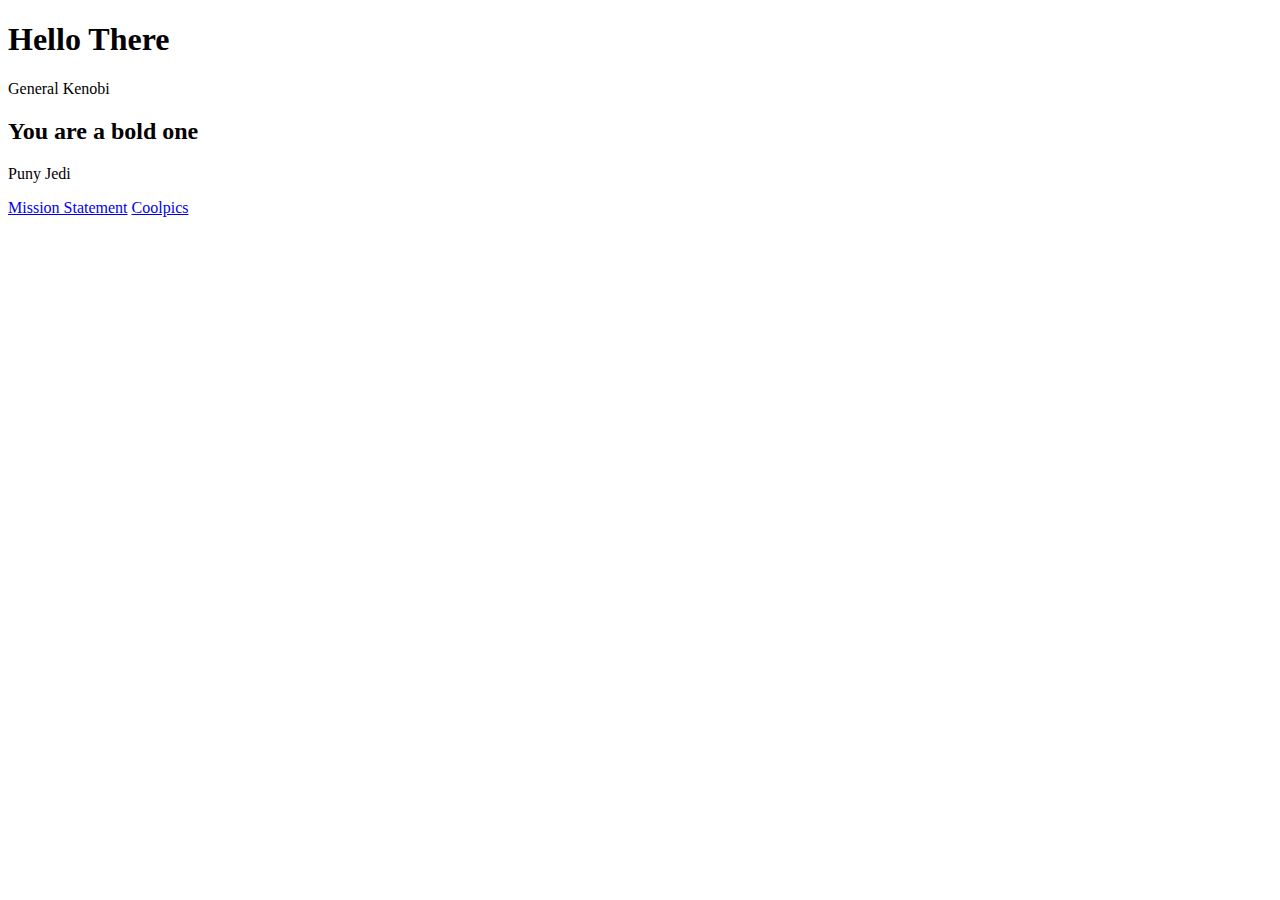
<file: index.html>
<!DOCTYPE html>
<html lang="en">
<head>
    <meta charset="UTF-8">
    <meta name="viewport" content="width=device-width, initial-scale=1.0">
    <title>wdd131 Portfolio</title>
    <meta name="description" content="A portfolio project that will be worked on throughout the semester.">
    <meta name="keywords" content="HTML, portfolio, project">
    <meta name="author" content="Alexander Kokona">
    <link ref="stylesheet" href="style.css">
    <!-- https://alexanderkokona.github.io/wdd131/ -->
</head>
<body>
    <h1>Hello There</h1>
    <p>General Kenobi</p>
    <h2>You are a bold one</h2>
    <p>Puny Jedi</p>
    <a href="hw/mission/index.html">Mission Statement</a>
    <a href="hw/coolpics/coolpics.html">Coolpics</a>
</body>
</html>
</file>
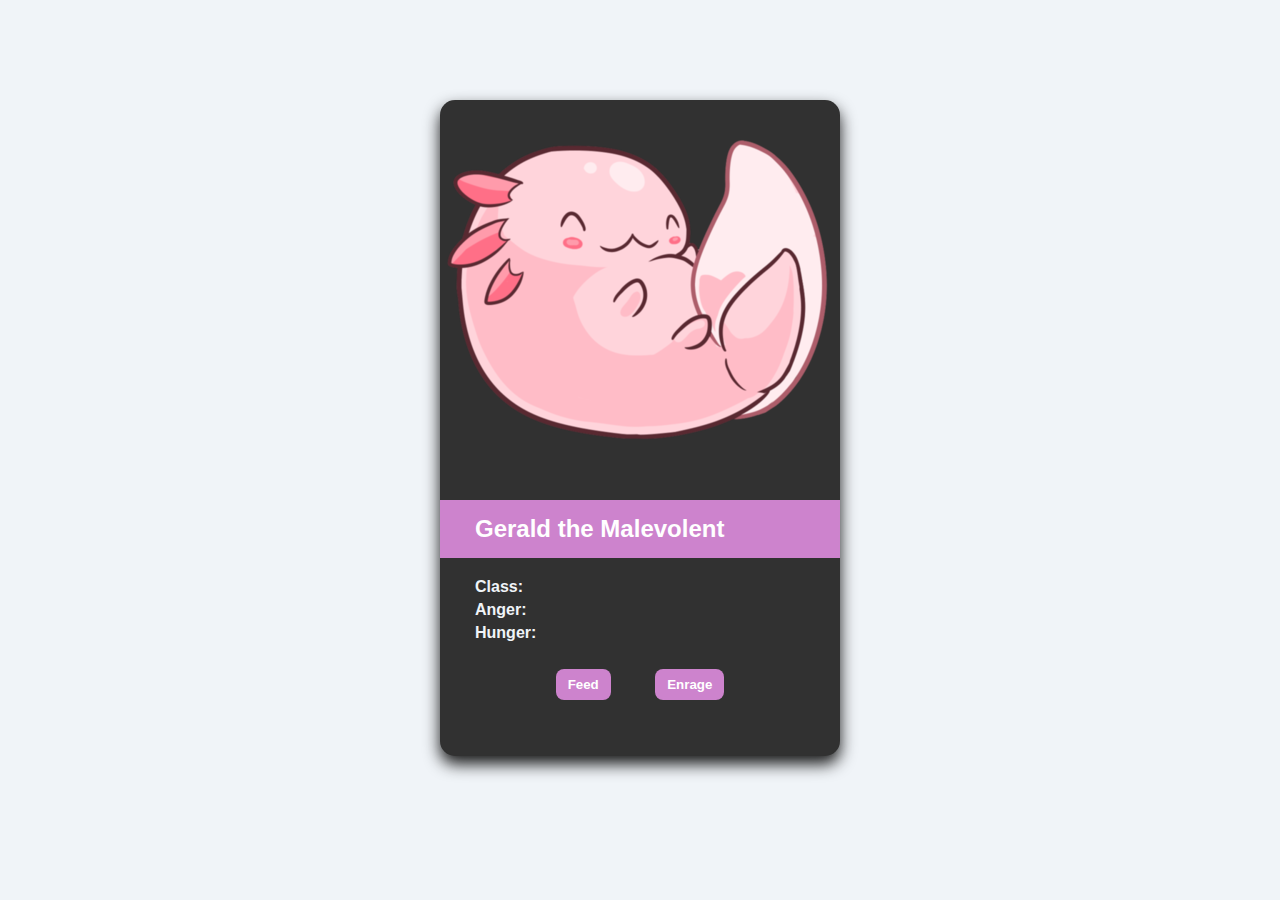
<file: hw/character-card/index.html>
<!DOCTYPE html>
<html lang="en">
<head>
  <meta charset="UTF-8" />
  <meta name="viewport" content="width=device-width, initial-scale=1.0"/>
  <title>Gerald the Malevolent</title>
  <meta name="description" content="Meet Gerald the Malevolent, the Mythic Nightmare!">
  <meta name="author" content="Alexander Kokona">
  <link href="styles.css" rel="stylesheet">
  <script src="script.js" defer></script>
  <link rel="icon" href="axolotlhappy.webp" type="image/png" />

  <!-- Social Media Meta Tags -->
  <meta property="og:title" content="Character Card - Gerald the Malevolent">
  <meta property="og:type" content="website" />
  <meta property="og:description" content="Meet Gerald the Malevolent, the Mythic Nightmare!">
  <meta property="og:image" content="axolotlhappy.webp">
  <meta property="og:url" content="https://alexanderkokona.github.io/wdd131/hw/character-card">
  <meta name="twitter:card" content="summary_large_image">

</head>
<body>

  <div class="card">
    <img class="image" src="axolotlhappy.webp" alt="Gerald the Malevolent">
    <div class="name">Gerald the Malevolent</div>
    <div class="stats">
      <p><strong>Class:</strong> <span id="class"></span></p>
      <p><strong>Anger:</strong> <span id="anger"></span></p>
      <p><strong>Hunger:</strong> <span id="hunger"></span></p>
    </div>

    <div class="buttons">
      <button id='feed'>Feed</button>
      <button id='enrageBtn'>Enrage</button>
    </div>

    <p id="log"></p>
  </div>

  </body>
</html>
</file>
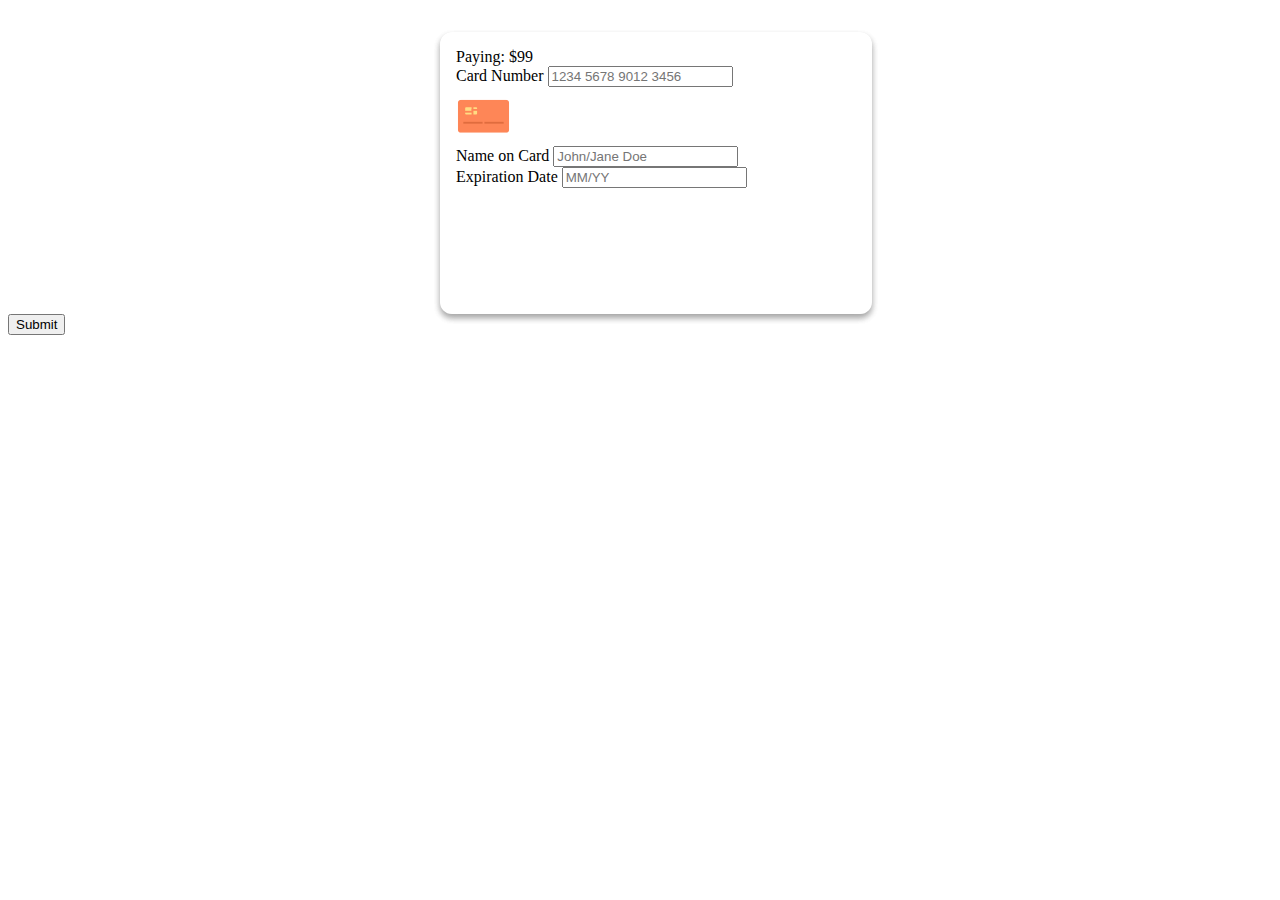
<file: hw/creditcard/index.html>
<!DOCTYPE html>
<html lang="en">
<head>
  <meta charset="UTF-8" />
  <meta name="viewport" content="width=device-width, initial-scale=1.0" />
  <title>Credit Card Form</title>
  <meta name="description" content="A form to enter credit card info into." />
  <meta name="author" content="Alexander Kokona" />
  <link rel="stylesheet" href="style.css" />
  <script src="card.js" defer></script>
  <link rel="icon" href="faviconv2.png" type="image/png" />
</head>

<body>
  <form id="credit-card">
    <div class="card-container">

      <!-- CARD FRONT -->
      <div class="card-front">
        <!-- Top message -->
        <div class="card-img">Paying: $99</div>

        <!-- Card number -->
        <div class="cardNumber">
          <label for="cardNumber">Card Number</label>
          <input type="text" id="cardNumber" name="cardNumber" required placeholder="1234 5678 9012 3456" maxlength="16" />
        </div>

        <!-- Funny SVG image (optional) -->
        <div class="card-image">
          <img src="[data-uri]" alt="Card Logo" height="55px" />
        </div>

        <!-- Cardholder name -->
        <div class="cardHolder">
          <label for="cardHolder">Name on Card</label>
          <input type="text" id="cardHolder" name="cardHolder" required placeholder="John/Jane Doe" />
        </div>

        <!-- Expiration date -->
        <div class="expireDate">
          <label for="expireDate">Expiration Date</label>
          <input type="text" id="expireDate" name="expireDate" required placeholder="MM/YY" maxlength="5" />
        </div>
      </div>

      <!-- CARD BACK -->
      <div class="card-back">
        <div class="cvv">
          <label for="cvv">CVV</label>
          <input class="cvvinput" type="text" id="cvv" name="cvv" required maxlength="4" placeholder="XXX" />
          <p>Last 3–4 digits on back of card</p>
        </div>
      </div>

    </div>

    <p class="errorMsg"></p>
    <button type="submit">Submit</button>
  </form>
</body>
</html>
</file>
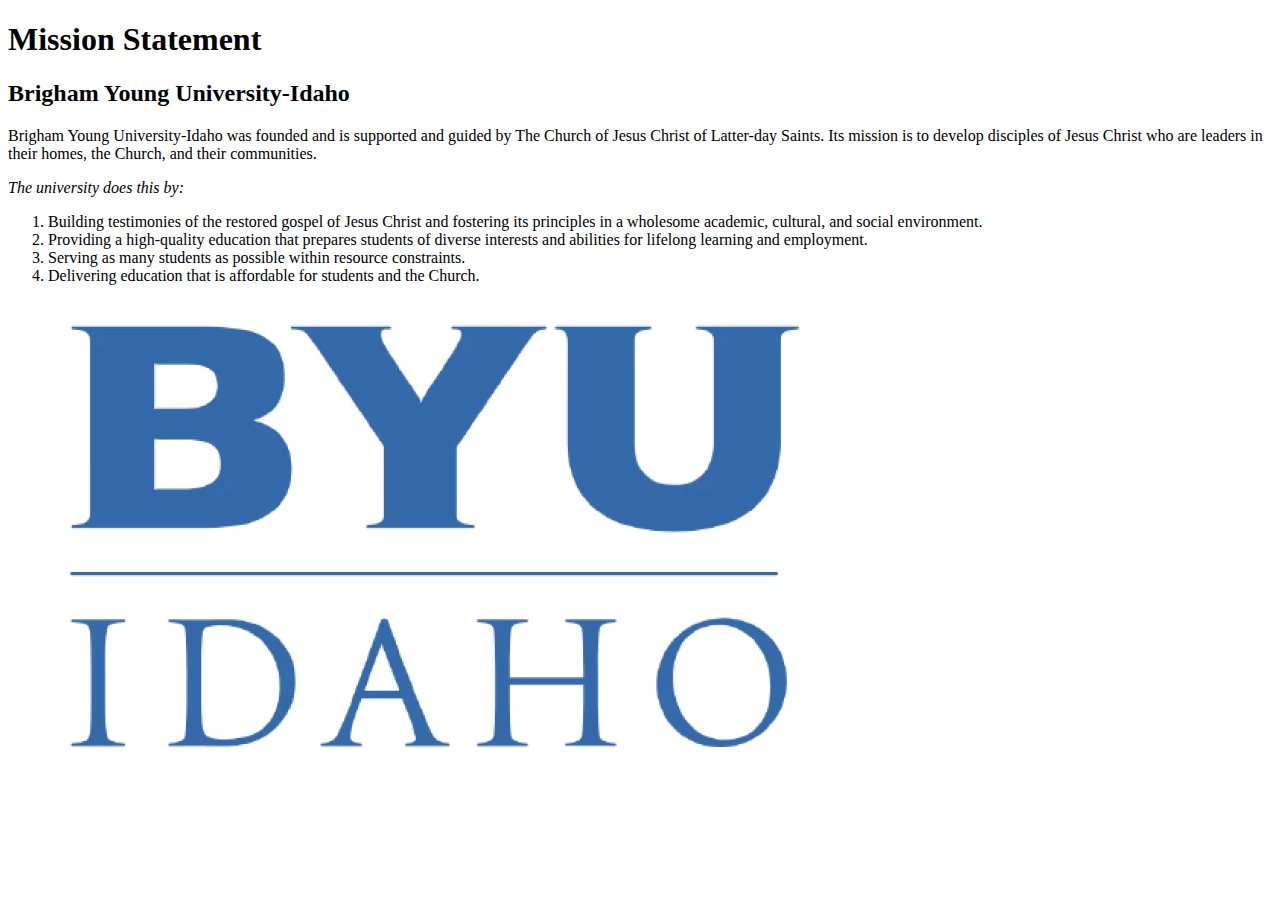
<file: hw/mission/index.html>
<!DOCTYPE html>
<html lang="en">
    <head>
        <meta charset="UTF-8">
        <meta name="viewport" content="width=device-width, initial-scale=1.0">
        <title>BYUI Mission Statement</title>
        <link ref="stylesheet" href="mission.css">
        <!-- https://alexanderkokona.github.io/wdd131/hw/mission/ -->
    </head>
    <body>
        <div class="content">
            <header class="title">
                <h1>Mission Statement</h1>
                <h2>Brigham Young University-Idaho</h2>
            </header>
            <main>
                <p>Brigham Young University-Idaho was founded and is supported and guided by The Church of Jesus Christ of Latter-day Saints. Its mission is to develop disciples of Jesus Christ who are leaders in their homes, the Church, and their communities.</p>
                <p><em>The university does this by:</em></p>
                <ol class="does-list">
                    <li>Building testimonies of the restored gospel of Jesus Christ and fostering its principles in a wholesome academic, cultural, and social environment.</li>
                    <li>Providing a high-quality education that prepares students of diverse interests and abilities for lifelong learning and employment.</li>
                    <li>Serving as many students as possible within resource constraints.</li> 
                    <li>Delivering education that is affordable for students and the Church.</li>
                </ol>
            </main>
            <footer>
                <img src="byui-logo.webp" alt="logo" class="logo" />
            </footer>
        </div>   
    </body>
</html>
</file>
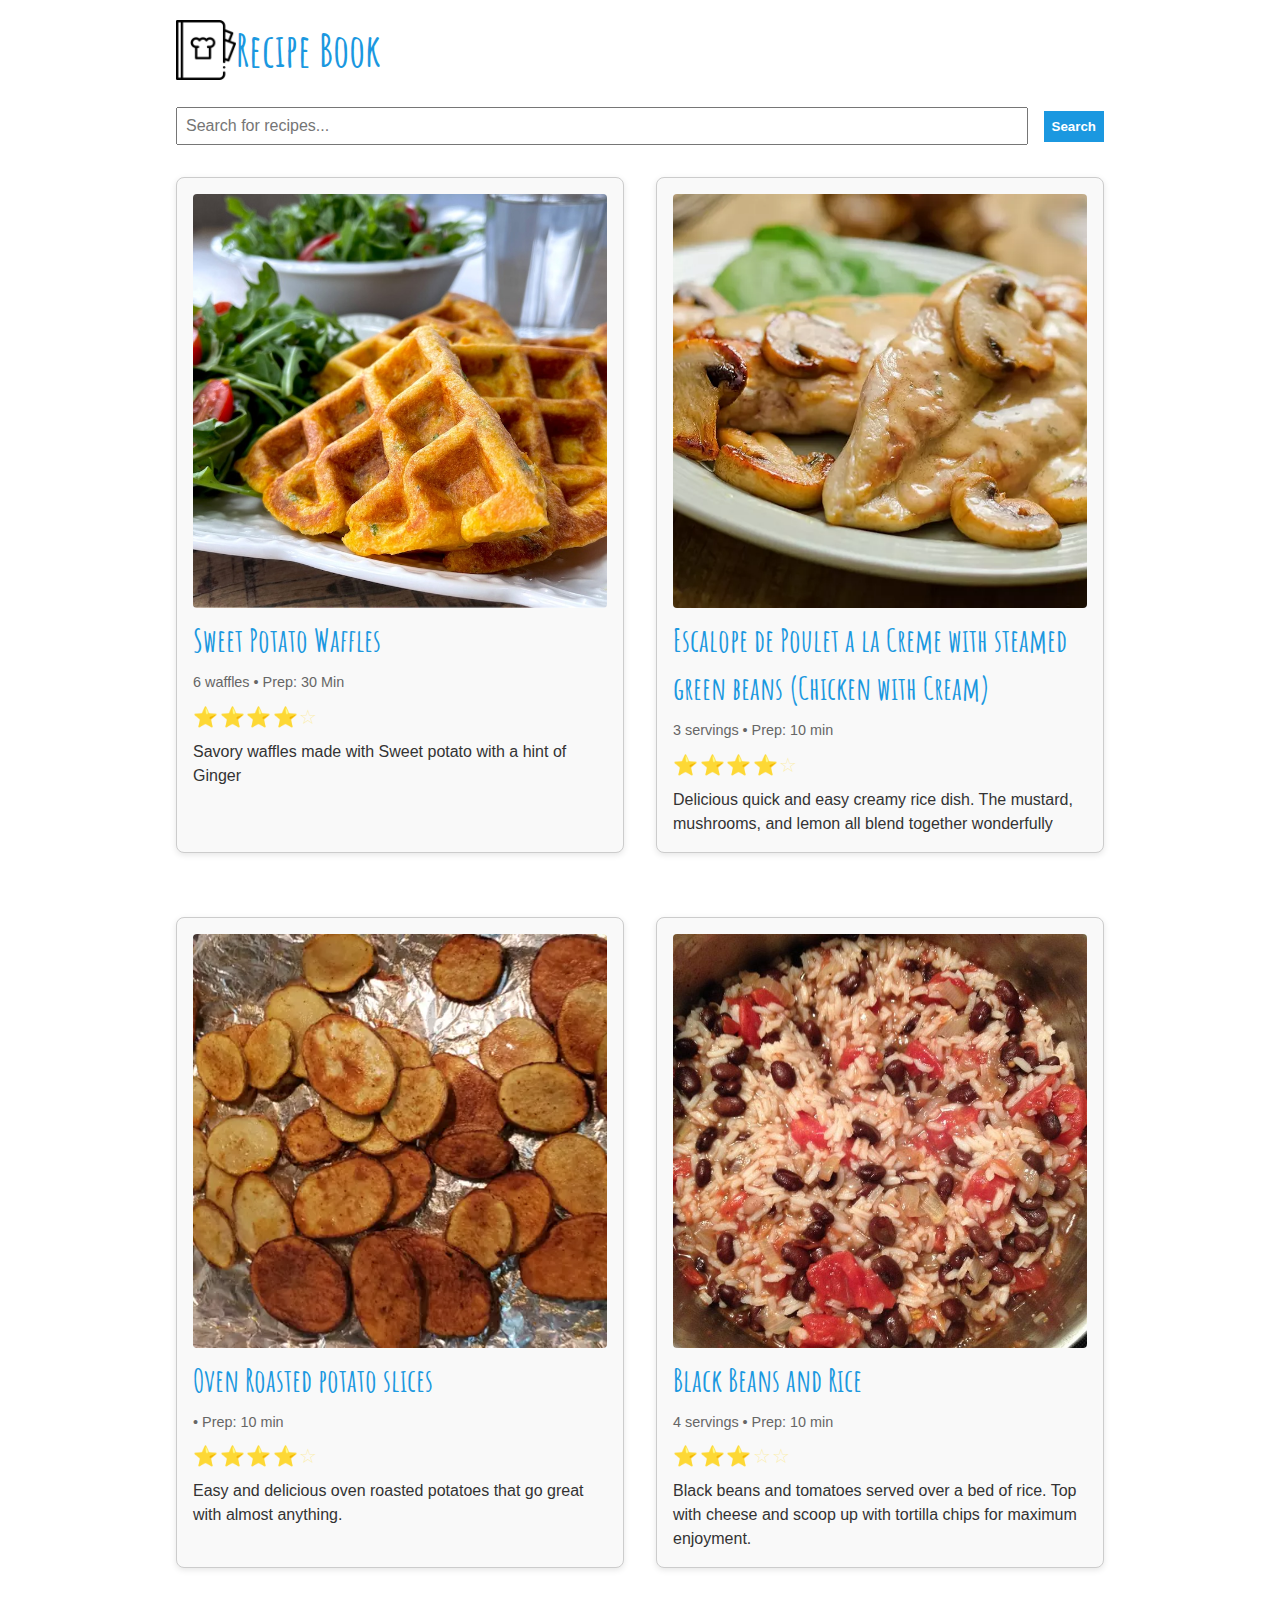
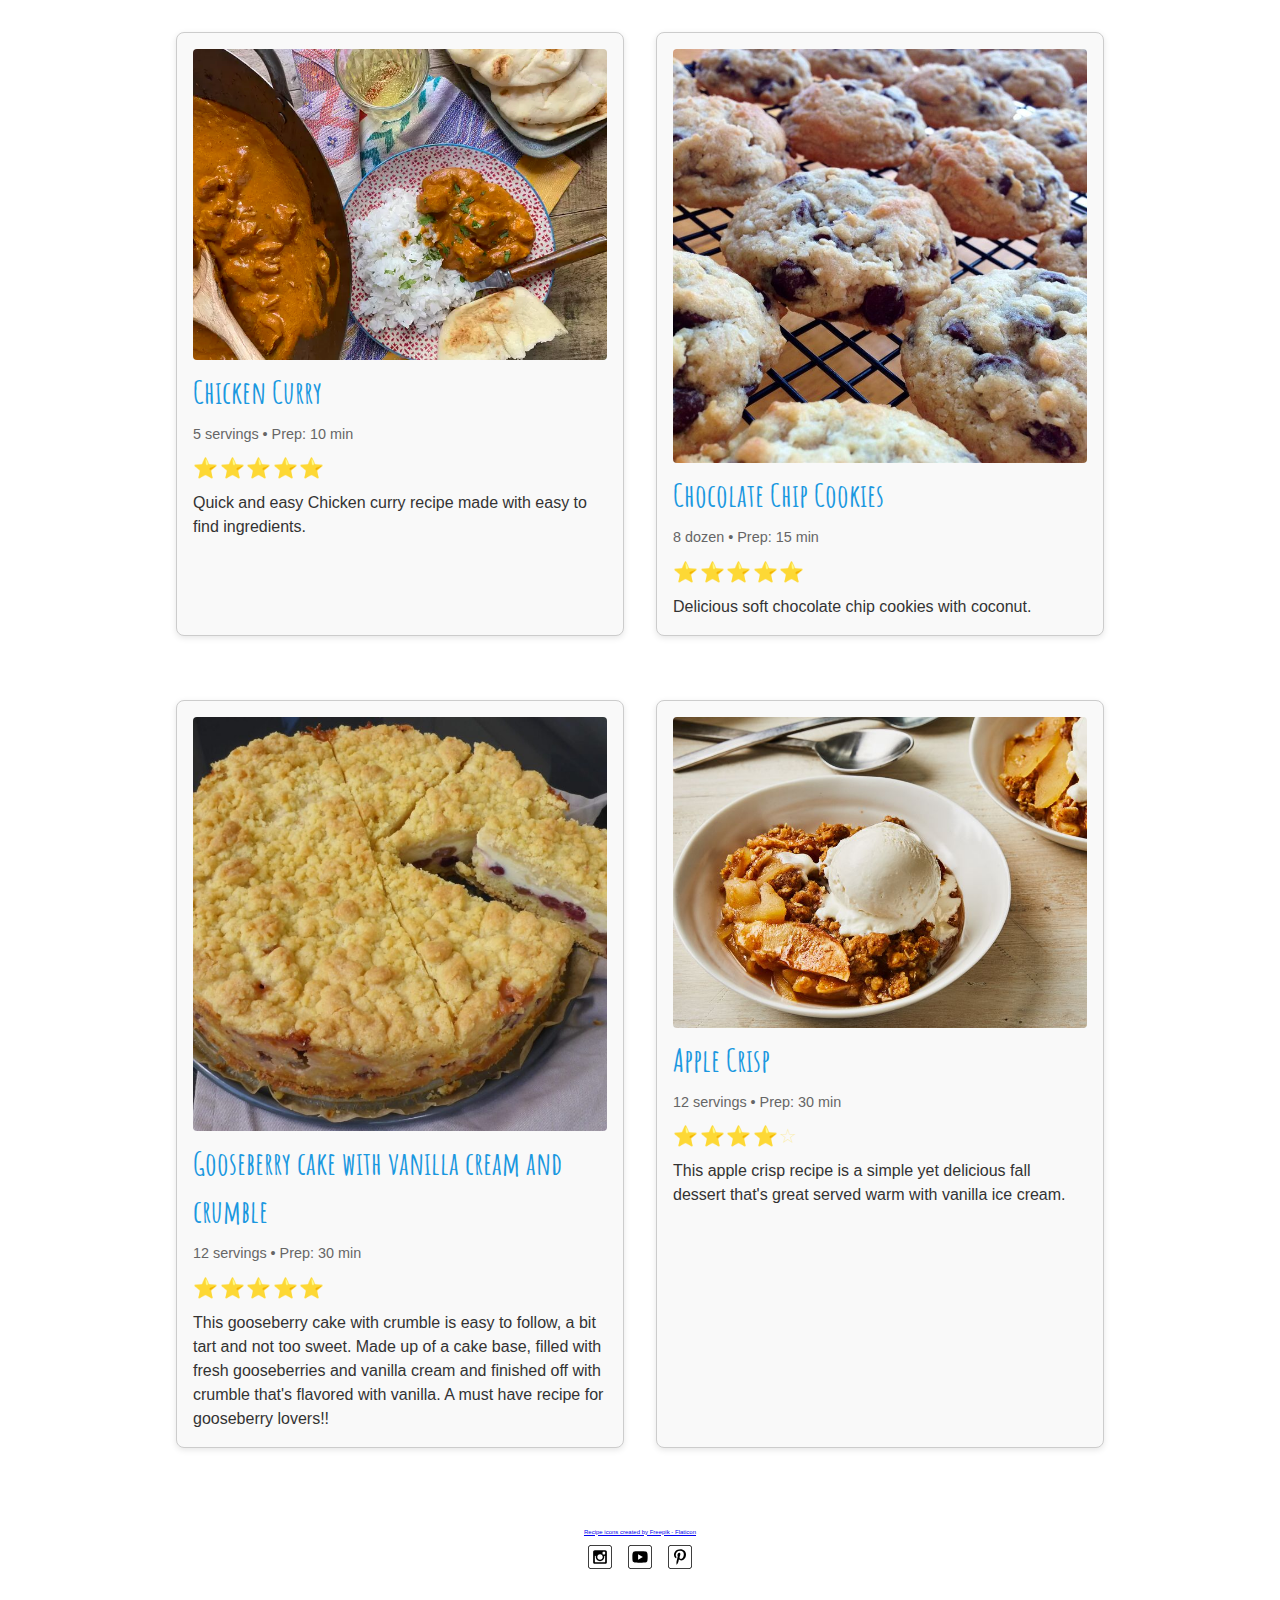
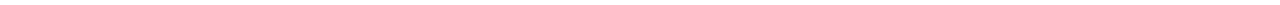
<file: hw/recipes/index.html>
<!DOCTYPE html>
<html lang="en">
<head>
  <meta charset="UTF-8" />
  <meta name="viewport" content="width=device-width, initial-scale=1.0" />
  <meta name="description" content="A collection of delicious recipes.">
  <meta name="author" content="Alexander Kokona">

  <!-- Social Media Meta Tags -->
  <meta property="og:title" content="My Recipe Book">
  <meta property="og:type" content="website">
  <meta property="og:description" content="A collection of delicious recipes.">
  <meta property="og:image" content="images/recipe-book.png">
  <meta property="og:url" content="https://alexanderkokona.github.io/wdd131/hw/recipes">
  <meta name="twitter:card" content="summary_large_image">
  <link rel="icon" href="images/recipe-book.png" type="image/png">
  <title>Recipe Book</title>
  <link rel="stylesheet" href="recipes.css">
  <script src="recipes.js" defer></script>
</head>


<body>
  <header>
    <img src="images/recipe-book.png" alt="Recipe Book Logo" />
    <h1>Recipe Book</h1>
  </header>

  <main>
    <form>
      <input type="text" placeholder="Search for recipes..." aria-label="Search recipes" />
      <button type="submit">Search</button>
    </form>

    <section class="recipes" aria-live="polite">
      <!-- Recipe cards will be injected here by JS -->
    </section>
  </main>

  <footer>
    <p style="font-size: 0.6em;">
      <a href="https://www.flaticon.com/free-icons/recipe" title="recipe icons">Recipe icons created by Freepik - Flaticon</a>
    </p>
    <div class="social">
      <!-- Social media icons provided under CC from https://www.iconfinder.com/AlfredoCreates -->
      <a href="#"><img src="images/instagram_icon.svg" alt="Instagram"></a>
      <a href="#"><img src="images/youtube_icon.svg" alt="YouTube"></a>
      <a href="#"><img src="images/pinterest_icon.svg" alt="Pinterest"></a>
    </div>
  </footer>

</body>
</html>
</file>
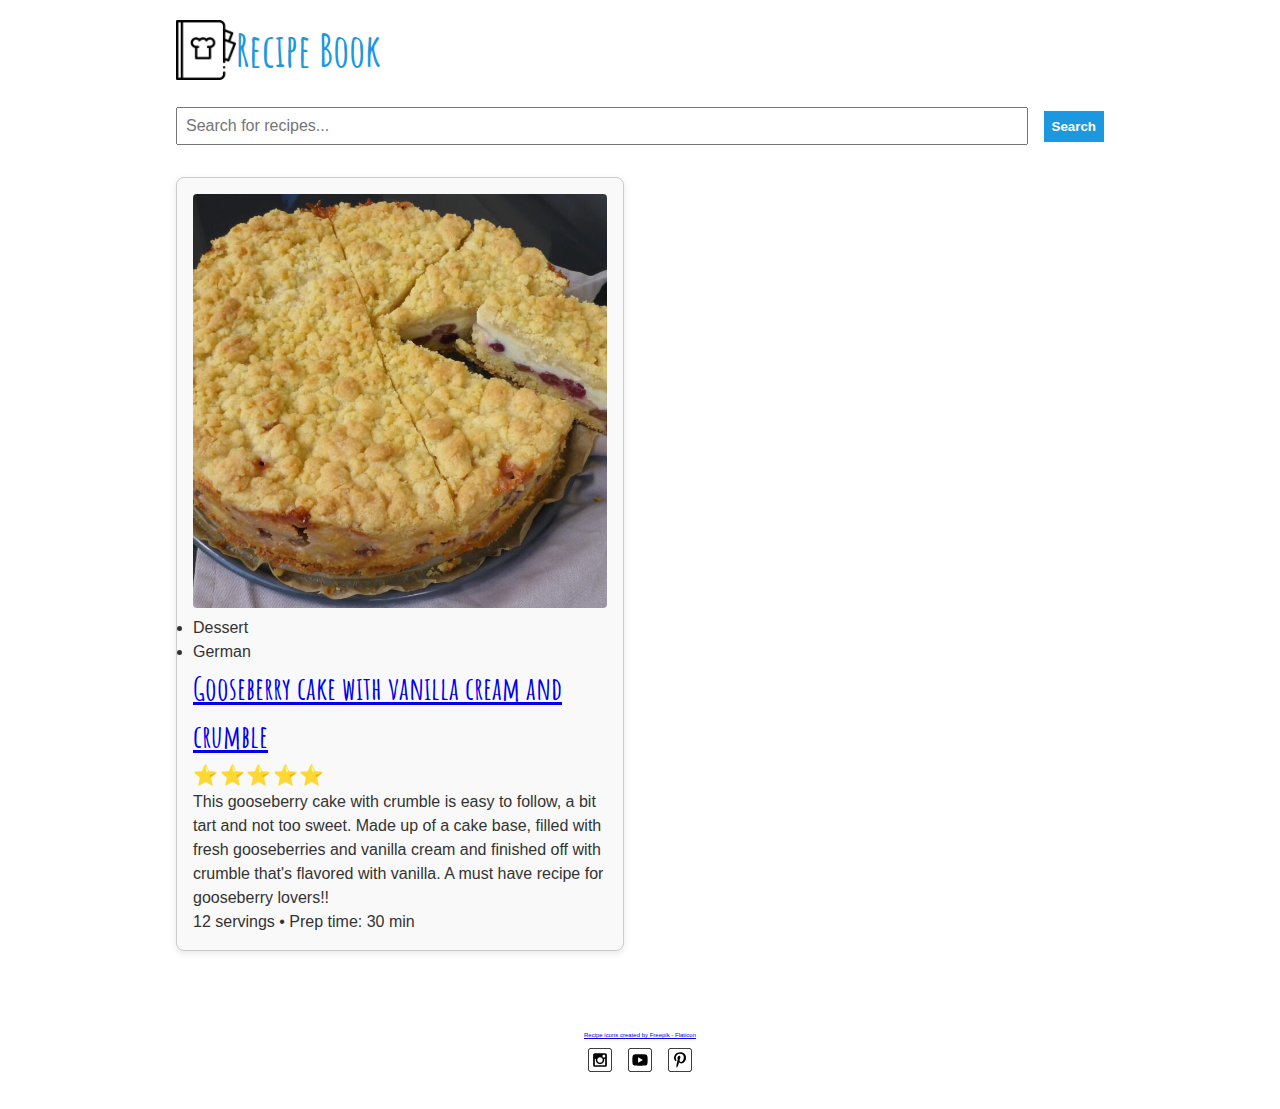
<file: hw/recipesp2/index.html>
<!DOCTYPE html>
<html lang="en">
<head>
  <meta charset="UTF-8" />
  <meta name="viewport" content="width=device-width, initial-scale=1.0" />
  <meta name="description" content="A collection of delicious recipes.">
  <meta name="author" content="Alexander Kokona">

  <!-- Social Media Meta Tags -->
  <meta property="og:title" content="My Recipe Book">
  <meta property="og:type" content="website">
  <meta property="og:description" content="A collection of delicious recipes.">
  <meta property="og:image" content="images/recipe-book.png">
  <meta property="og:url" content="https://alexanderkokona.github.io/wdd131/hw/recipesp2/index.html">
  <meta name="twitter:card" content="summary_large_image">
  <link rel="icon" href="images/recipe-book.png" type="image/png">
  <title>Recipe Book</title>
  <link rel="stylesheet" href="recipes.css">
  <script src="recipes.js" defer></script>
  <script src="main.js" defer></script>
  
</head>


<body>
  <header>
    <img src="images/recipe-book.png" alt="Recipe Book Logo" />
    <h1>Recipe Book</h1>
  </header>

  <main>
    <form>
      <input type="text" placeholder="Search for recipes..." aria-label="Search recipes" />
      <button type="submit">Search</button>
    </form>

    <section class="recipes" aria-live="polite">
      <!-- Recipe cards will be injected here by JS -->
    </section>
  </main>

  <footer>
    <p style="font-size: 0.6em;">
      <a href="https://www.flaticon.com/free-icons/recipe" title="recipe icons">Recipe icons created by Freepik - Flaticon</a>
    </p>
    <div class="social">
      <!-- Social media icons provided under CC from https://www.iconfinder.com/AlfredoCreates -->
      <a href="#"><img src="images/instagram_icon.svg" alt="Instagram"></a>
      <a href="#"><img src="images/youtube_icon.svg" alt="YouTube"></a>
      <a href="#"><img src="images/pinterest_icon.svg" alt="Pinterest"></a>
    </div>
  </footer>

</body>
</html>
</file>
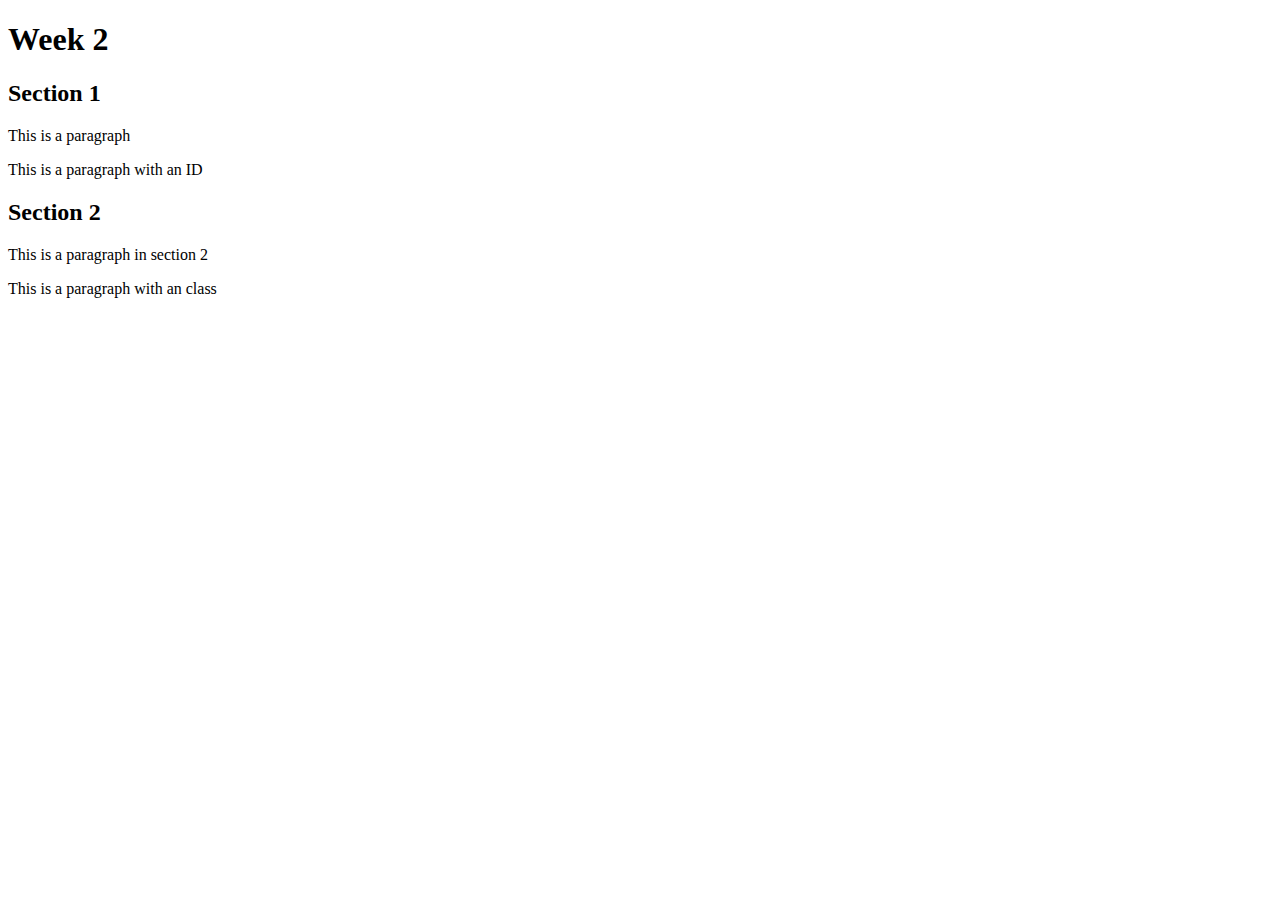
<file: hw/dom-Prac/dom-basics.html>
<!-- dom-basics.html -->
<!DOCTYPE html>
<html lang="en">
  <head>
    <meta charset="UTF-8" />
    <meta name="viewport" content="width=device-width, initial-scale=1.0" />
    <title>Week 2</title>
  </head>
  <body>
    <h1>Week 2</h1>
    <section>
      <h2>Section 1</h2>
      <p>This is a paragraph</p>
      <p id="p2">This is a paragraph with an ID</p>
    </section>
    <section>
      <h2>Section 2</h2>
      <div>
        <p>This is a paragraph in section 2</p>
        <p class="green">This is a paragraph with an class</p>
      </div>
    </section>
  </body>
</html>
</file>
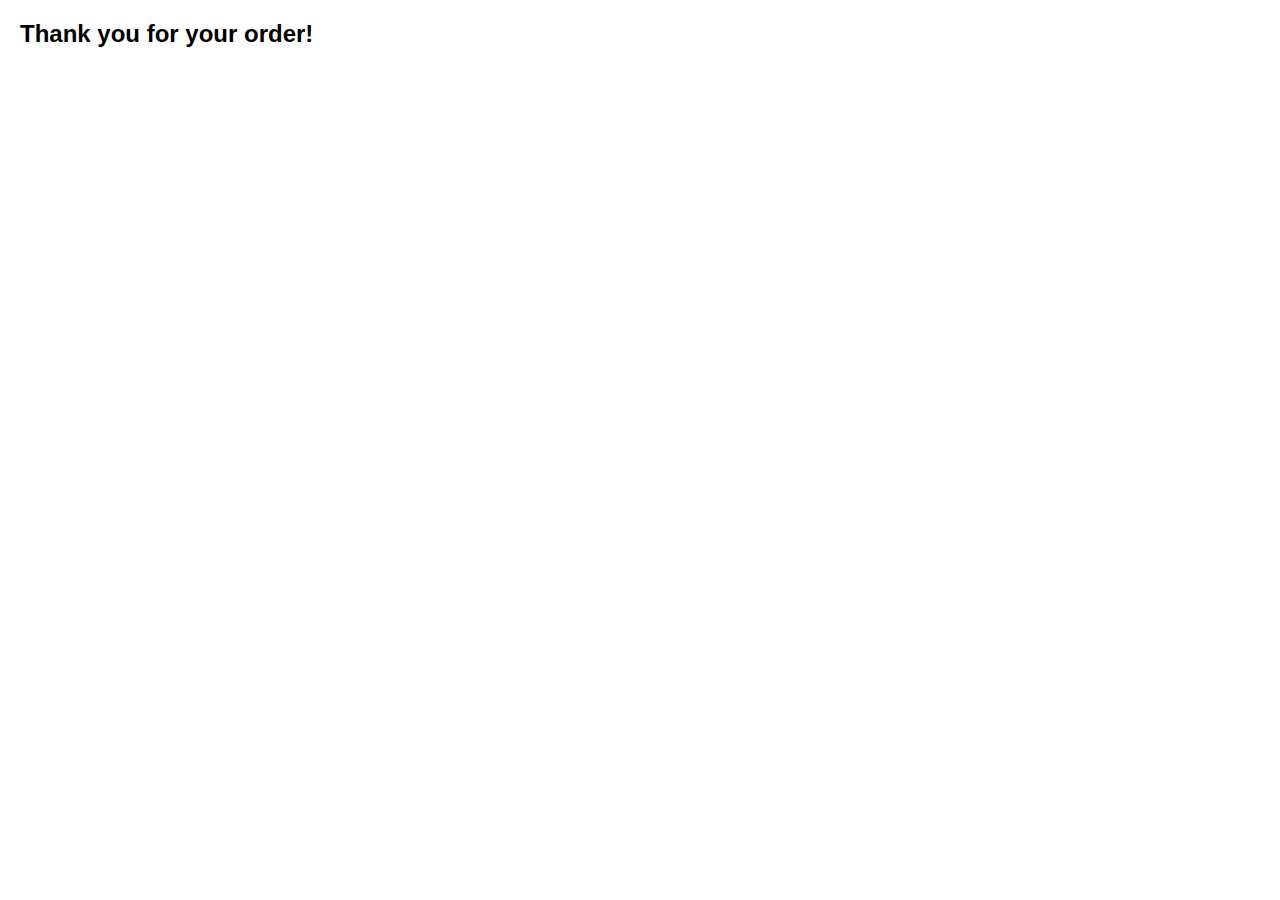
<file: ponder/form/completed.html>
<!-- completed.html -->
<!DOCTYPE html>
<html lang="en">
  <head>
    <meta charset="UTF-8" />
    <meta name="viewport" content="width=device-width, initial-scale=1.0" />
    <title>Order Complete</title>
    <link rel="stylesheet" href="form-demo.css" />
  </head>
  <body>
    <h2>Thank you for your order!</h2>
  </body>
</html>
</file>
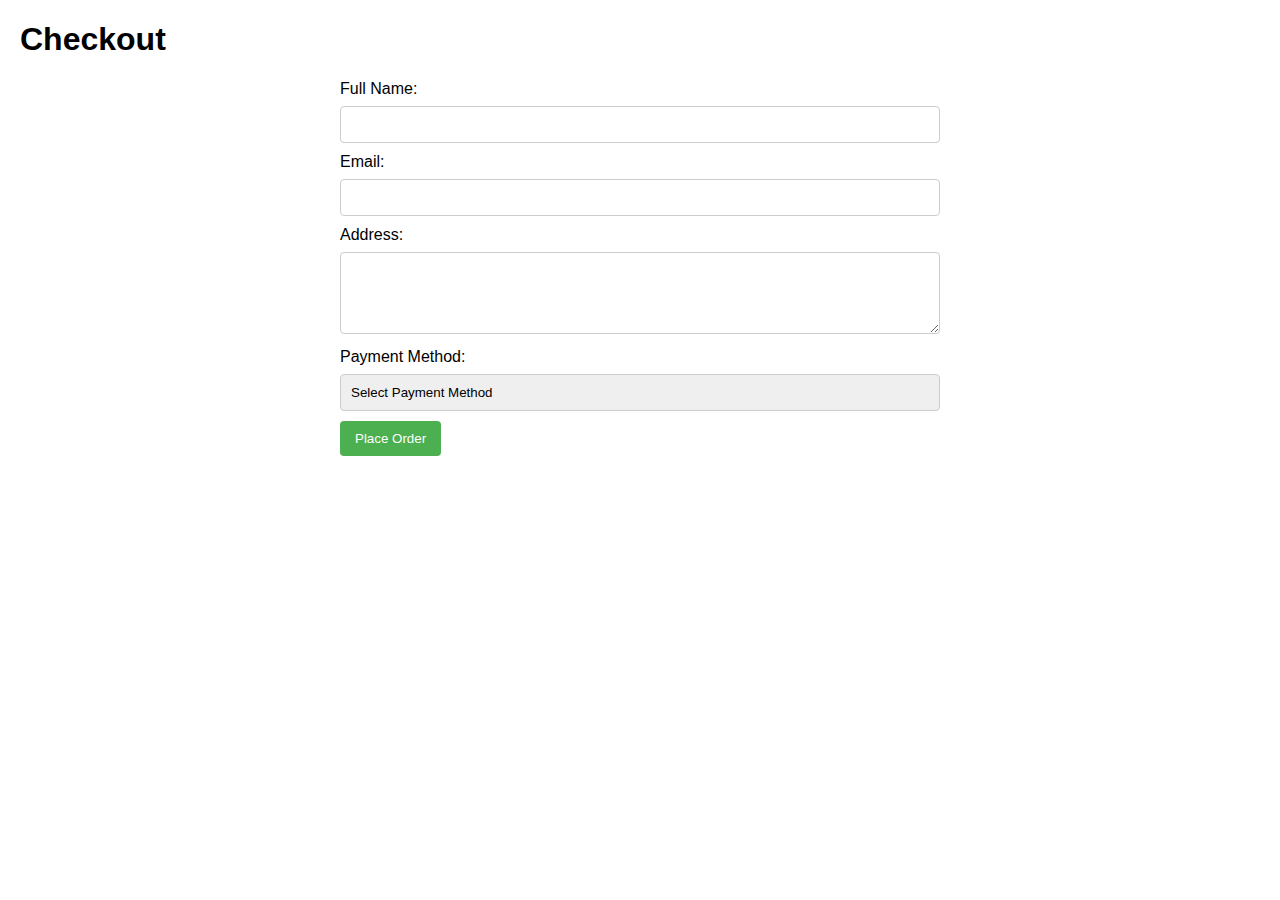
<file: ponder/form/form-demo.html>
<!-- form-demo.html -->
<!DOCTYPE html>
<html lang="en">
  <head>
    <meta charset="UTF-8" />
    <meta name="viewport" content="width=device-width, initial-scale=1.0" />
    <title>Checkout Form</title>
    <link rel="stylesheet" href="form-demo.css" />
    <script src="form-demo.js" defer></script>
  </head>
  <body>
    <header><h1>Checkout</h1></header>
    <main>
      <section class="errors"></section>
      <form id="checkoutForm" action="completed.html">
        <label for="fullName">Full Name:</label>
        <input type="text" id="fullName" name="fullName" required />

        <label for="email">Email:</label>
        <input type="email" id="email" name="email" required />

        <label for="address">Address:</label>
        <textarea id="address" name="address" rows="4" required></textarea>

        <label for="paymentMethod">Payment Method:</label>
        <select id="paymentMethod" name="paymentMethod" required>
            <option value="">Select Payment Method</option>
            <option value="creditCard">Credit Card</option>
            <option value="paypal">PayPal</option>
        </select>
      

        <!-- Container for credit card details -->
        <p id="creditCardNumberContainer" class="hide">
            <label for="creditCardNumber">Credit Card Number:</label>
            <input
                type="text"
                id="creditCardNumber"
                name="creditCardNumber"
                pattern="[0-9]{16}"
                placeholder="Enter 16 digits"
                required
            />
        </p>

        <!-- Container for PayPal details -->
        <p id="paypalUsernameContainer" class="hide">
            <label for="paypalUsername">PayPal Username:</label>
            <input
                type="text"
                id="paypalUsername"
                name="paypalUsername"
                placeholder="Enter PayPal username"
                required
            />
        </p>

        <button type="submit">Place Order</button>
    </form>

    </main>
  </body>
</html>
</file>
<file: hw/character-card/styles.css>
body {
    font-family: Palatino Linotype, sans-serif;
    background: #f0f4f8;
  }
  .card {
    background: #313131;
    border-radius: 15px;
    box-shadow: 0 8px 16px rgba(0,0,0,0.9);
    width: 400px; 
    margin: 100px auto;
  }
  .image{
    width: 400px;
    border-radius: 15px 15px 0 0;
    }
  .name {
    font-size: 1.5em;
    font-weight: bold;
    margin: -4px 0 20px 0;
    color: white;
    padding: 15px 0 15px 35px;
    background-color: #cd83cd;
  }
  .stats {
    margin: 10px 15px 7px 35px;
    text-align: left;
  }
  .stats p {
    margin: 5px 0;
    color: #f0f4f8;
  }
  .buttons {
    text-align: center;
  }
  button {
    padding: 8px 12px;
    margin: 20px;
    border: none;
    border-radius: 8px;
    background-color: #cd83cd;
    color: white;
    font-weight: bold;
    cursor: pointer;
    transition: background-color 0.5s ease;
  }
  button:hover {
    background-color: #c828d6;
  }

  #log {
    color: #f0f4f8;
    padding: 10px;
    text-align: center;
    font-weight: bold;
  }
</file>
<file: hw/creditcard/style.css>
.card-container {
    display: grid;
    position: relative;
    width: 400px;
    height: 250px;
    margin: 2rem auto;
  }
  .card-front, .card-back {
    border-radius: 12px;
    box-shadow: 0 4px 6px rgba(0,0,0,0.2);
    background-color: #fff;
    padding: 1rem;
    position: absolute;
    top: 0; left: 0;
    width: 100%; height: 100%;
  }
  .card-front {
    z-index: 2;
  }
  .card-back {
    background-color: #f0f0f0;
    z-index: 1;
  }

  @media screen and (max-width: 700px) {
    .gallery {
      display: grid;
        grid-template-columns: 1fr;
    }
  }
  @media screen and (min-width: 700px) {
    .gallery {
      display: grid;
        grid-template-columns: 1fr 1fr;
    }
  }
  @media screen and (min-width: 1024px) {
    .gallery {
      display: grid;
        grid-template-columns: 1fr 1fr 1fr;
    }
    .menu {
      display: none;
    }
  }
</file>
<file: hw/mission/mission.css>
.content {
    margin: 100px;
    font-family: 'Times New Roman', Times, serif; 
}

.title {
    text-align: center;
    letter-spacing: 2px;
    text-transform: uppercase;
    line-height: 25px;
    margin-bottom: 0px;
}

h2 {
    color: #006EB6;
    font-size: 13px;
    margin-bottom: 0.5px;
}

.line {
    border: none;
    border-top: 0.15px solid black;
    margin-top: 0px;
    margin-bottom: 40px;
}

.main-text {
    letter-spacing: .5px;
    line-height: 20px;
}

ol li {
    margin-bottom: 15px;
}

.does-list {
    line-height: 20px;
}

.logo {
    display: block;
    margin: 0 auto;
    width: 150px;
    height: auto;
    padding-top: 25px;
}
</file>
<file: hw/recipes/recipes.css>
@import url('https://fonts.googleapis.com/css2?family=Amatic+SC:wght@400;700&display=swap');

:root {
  --primary-color: #1B98E0;
  --secondary-color: #59c3c3;
  --text-dark: #333;
  --text-light: #ebebeb;
  --primary-font: Arial, Helvetica, sans-serif;
  --secondary-font: 'Amatic SC', cursive;
}

* {
  box-sizing: border-box;
  margin: 0;
  padding: 0;
}

body {
  font-family: var(--primary-font);
  background-color: white;
  color: var(--text-dark);
  padding: 1rem 1rem 2rem;
  line-height: 1.5;
}

img {
  max-width: 100%;
  height: auto;
}

header {
  display: flex;
  flex-direction: column;
  align-items: center;
  justify-content: center;
  text-align: center;
  margin-bottom: 1.5rem;
}

header img {
  height: 60px;
}

header h1 {
  font-family: var(--secondary-font);
  font-size: 2.8rem;
  color: var(--primary-color);
}

form {
  display: flex;
  flex-direction: column;
  gap: 0.5rem;
  margin-bottom: 2rem;
}

form input {
  padding: 0.5rem;
  font-size: 1rem;
}

form input:focus,
form button:focus {
  outline: 2px solid var(--secondary-color);
  outline-offset: 2px;
}

form button {
  padding: 0.5rem;
  background-color: var(--primary-color);
  color: white;
  border: none;
  font-weight: bold;
  cursor: pointer;
  transition: background-color 0.3s ease;
}

form button:hover {
  background-color: var(--secondary-color);
}

.recipes {
  display: flex;
  flex-direction: column;
  gap: 2rem;
}

.recipe-card {
  border: 1px solid #ccc;
  background-color: #f9f9f9;
  border-radius: 8px;
  padding: 1rem;
  display: flex;
  flex-direction: column;
  gap: 0.5rem;
  box-shadow: 0 2px 6px rgba(0, 0, 0, 0.1);
}

.recipe-card img {
  border-radius: 4px;
}

.recipe-card h2 {
  font-family: var(--secondary-font);
  font-size: 2rem;
  color: var(--primary-color);
}

.recipe-card .description {
  display: none; /* Hidden on mobile */
}

.recipe-card .meta {
  font-size: 0.9rem;
  color: #666;
}

.rating {
  display: flex;
  align-items: center;
  gap: 0.1rem;
  font-size: 1.25rem;
}

.icon-star,
.icon-star-empty {
  color: gold;
}

.icon-star-empty {
  opacity: 0.3;
}

footer {
  margin-top: 3rem;
  text-align: center;
  font-size: 0.6em;
}

footer .social {
  display: flex;
  justify-content: center;
  gap: 1rem;
  margin-top: 0.5rem;
}

footer img {
  height: 24px;
  transition: transform 0.2s ease-in-out;
}

footer .social a:hover img {
  transform: scale(1.1);
}

/* Breakpoint: 600px+ */
@media (min-width: 600px) {
  header {
    flex-direction: row;
    justify-content: flex-start;
    text-align: left;
  }

  form {
    flex-direction: row;
    align-items: center;
  }

  form input {
    flex: 1;
  }

  form button {
    margin-left: 0.5rem;
  }

  .recipes {
    flex-direction: row;
    flex-wrap: wrap;
    justify-content: space-between;
  }

  .recipe-card {
    width: calc(50% - 1rem);
    margin-bottom: 2rem;
  }
}

/* Breakpoint: 960px+ */
@media (min-width: 960px) {
  body {
    max-width: 960px;
    margin: auto;
  }

  .recipe-card .description {
    display: block;
  }
}
</file>
<file: hw/recipesp2/recipes.css>
@import url('https://fonts.googleapis.com/css2?family=Amatic+SC:wght@400;700&display=swap');

:root {
  --primary-color: #1B98E0;
  --secondary-color: #59c3c3;
  --text-dark: #333;
  --text-light: #ebebeb;
  --primary-font: Arial, Helvetica, sans-serif;
  --secondary-font: 'Amatic SC', cursive;
}

* {
  box-sizing: border-box;
  margin: 0;
  padding: 0;
}

body {
  font-family: var(--primary-font);
  background-color: white;
  color: var(--text-dark);
  padding: 1rem 1rem 2rem;
  line-height: 1.5;
}

img {
  max-width: 100%;
  height: auto;
}

header {
  display: flex;
  flex-direction: column;
  align-items: center;
  justify-content: center;
  text-align: center;
  margin-bottom: 1.5rem;
}

header img {
  height: 60px;
}

header h1 {
  font-family: var(--secondary-font);
  font-size: 2.8rem;
  color: var(--primary-color);
}

form {
  display: flex;
  flex-direction: column;
  gap: 0.5rem;
  margin-bottom: 2rem;
}

form input {
  padding: 0.5rem;
  font-size: 1rem;
}

form input:focus,
form button:focus {
  outline: 2px solid var(--secondary-color);
  outline-offset: 2px;
}

form button {
  padding: 0.5rem;
  background-color: var(--primary-color);
  color: white;
  border: none;
  font-weight: bold;
  cursor: pointer;
  transition: background-color 0.3s ease;
}

form button:hover {
  background-color: var(--secondary-color);
}

.recipes {
  display: flex;
  flex-direction: column;
  gap: 2rem;
}

.recipe-card {
  border: 1px solid #ccc;
  background-color: #f9f9f9;
  border-radius: 8px;
  padding: 1rem;
  display: flex;
  flex-direction: column;
  gap: 0.5rem;
  box-shadow: 0 2px 6px rgba(0, 0, 0, 0.1);
}

.recipe-card img {
  border-radius: 4px;
}

.recipe-card h2 {
  font-family: var(--secondary-font);
  font-size: 2rem;
  color: var(--primary-color);
}

.recipe-card .description {
  display: none; /* Hidden on mobile */
}

.recipe-card .meta {
  font-size: 0.9rem;
  color: #666;
}

.rating {
  display: flex;
  align-items: center;
  gap: 0.1rem;
  font-size: 1.25rem;
}

.icon-star,
.icon-star-empty {
  color: gold;
}

.icon-star-empty {
  opacity: 0.3;
}

footer {
  margin-top: 3rem;
  text-align: center;
  font-size: 0.6em;
}

footer .social {
  display: flex;
  justify-content: center;
  gap: 1rem;
  margin-top: 0.5rem;
}

footer img {
  height: 24px;
  transition: transform 0.2s ease-in-out;
}

footer .social a:hover img {
  transform: scale(1.1);
}

/* Breakpoint: 600px+ */
@media (min-width: 600px) {
  header {
    flex-direction: row;
    justify-content: flex-start;
    text-align: left;
  }

  form {
    flex-direction: row;
    align-items: center;
  }

  form input {
    flex: 1;
  }

  form button {
    margin-left: 0.5rem;
  }

  .recipes {
    flex-direction: row;
    flex-wrap: wrap;
    justify-content: space-between;
  }

  .recipe-card {
    width: calc(50% - 1rem);
    margin-bottom: 2rem;
  }
}

/* Breakpoint: 960px+ */
@media (min-width: 960px) {
  body {
    max-width: 960px;
    margin: auto;
  }

  .recipe-card .description {
    display: block;
  }
}
</file>
<file: ponder/form/form-demo.css>
/* form-demo.css */
* {
    box-sizing: border-box;
  }
  body {
    font-family: Arial, sans-serif;
    margin: 20px;
  }
  
  main {
    max-width: 600px;
    margin: 0 auto;
  }
  
  .errors > p {
    border: 1px solid red;
    padding: 0.5em;
  }
  /* Style the select arrow for Safari */
  select::-webkit-inner-spin-button,
  select::-webkit-outer-spin-button {
    -webkit-appearance: none;
    margin: 0;
  }
  
  /* Style the select arrow for other browsers */
  select {
    -moz-appearance: none;
    -webkit-appearance: none;
    appearance: none;
  }
  
  .hide {
    display: none; /* Initially hide the credit card input and label */
  }

  /* form-demo.css */

label {
    display: block;
    margin-bottom: 8px;
  }
  
  input,
  select,
  textarea {
    width: 100%;
    padding: 10px;
    margin-bottom: 10px;
    box-sizing: border-box;
    border: 1px solid #ccc; /* Add a border to make it visually consistent */
    border-radius: 4px;
  }
  button {
    background-color: #4caf50;
    color: white;
    padding: 10px 15px;
    border: none;
    border-radius: 4px;
    cursor: pointer;
  }
</file>
